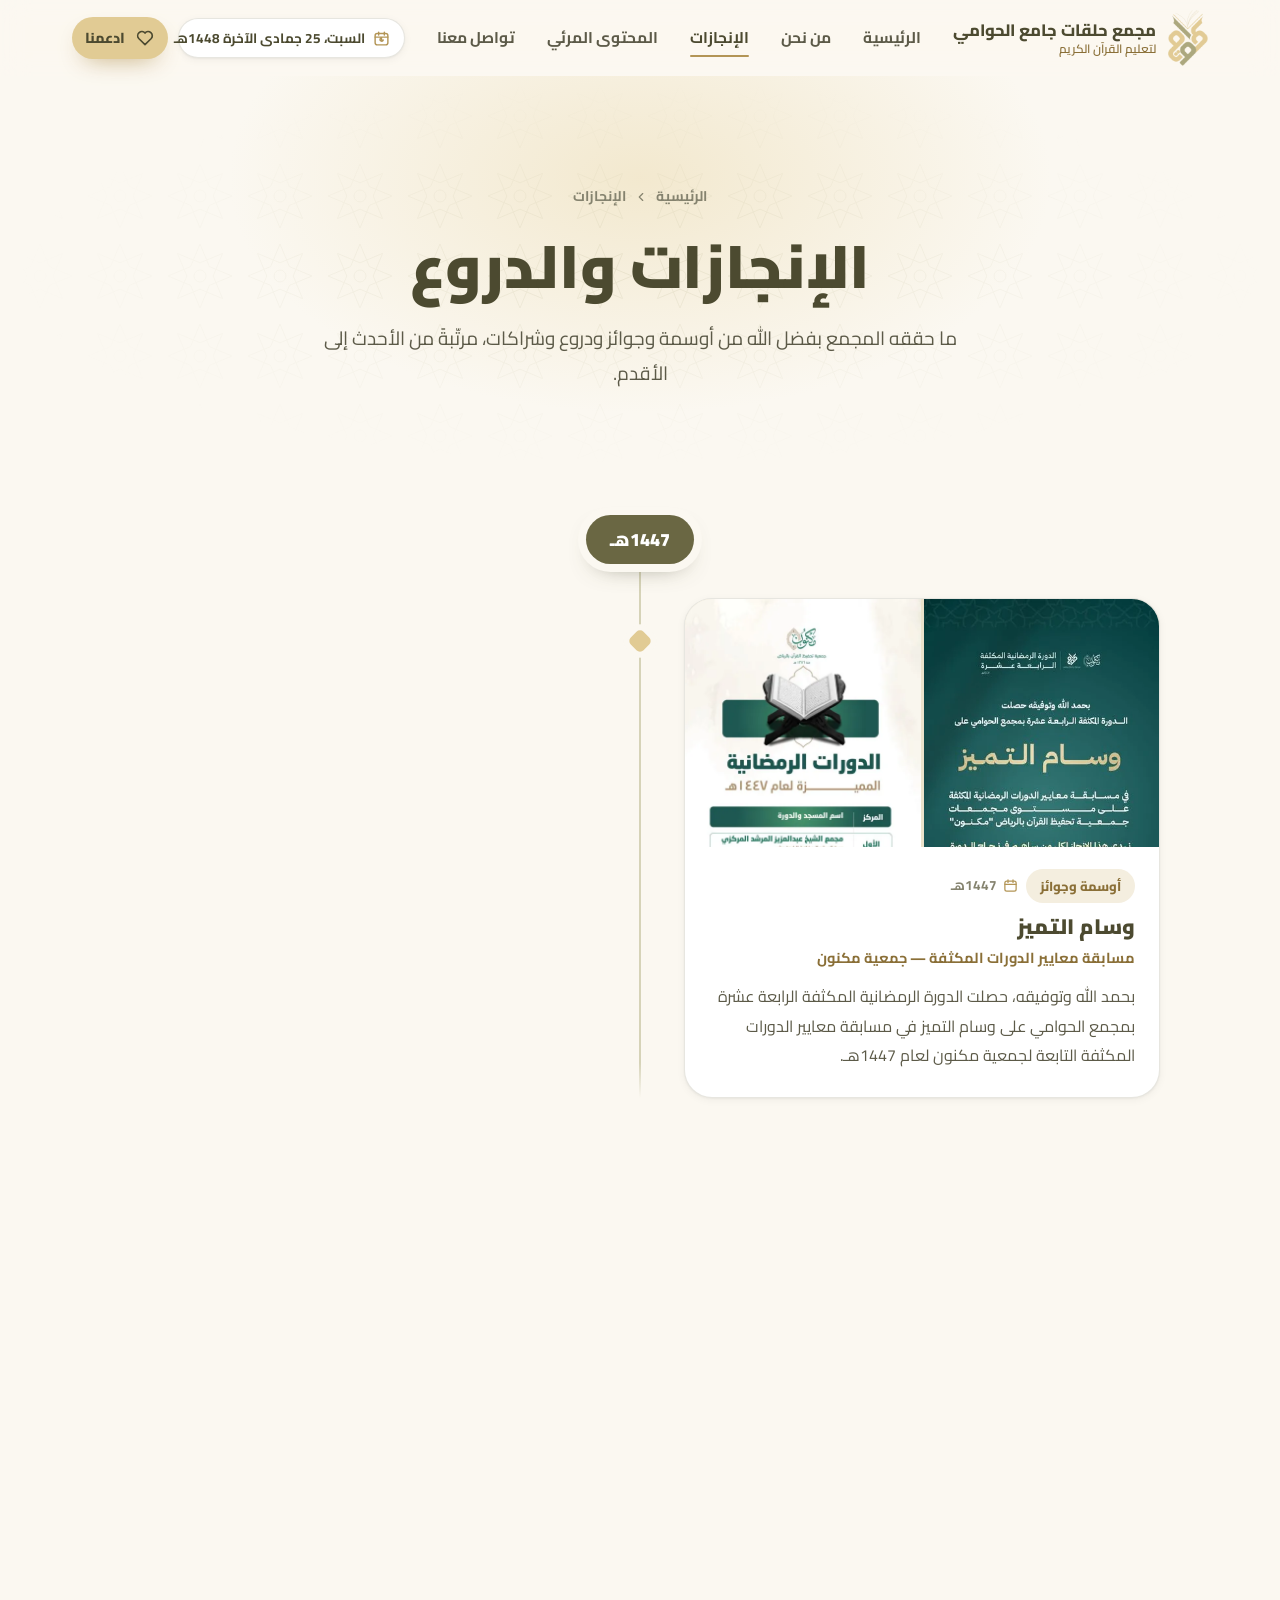
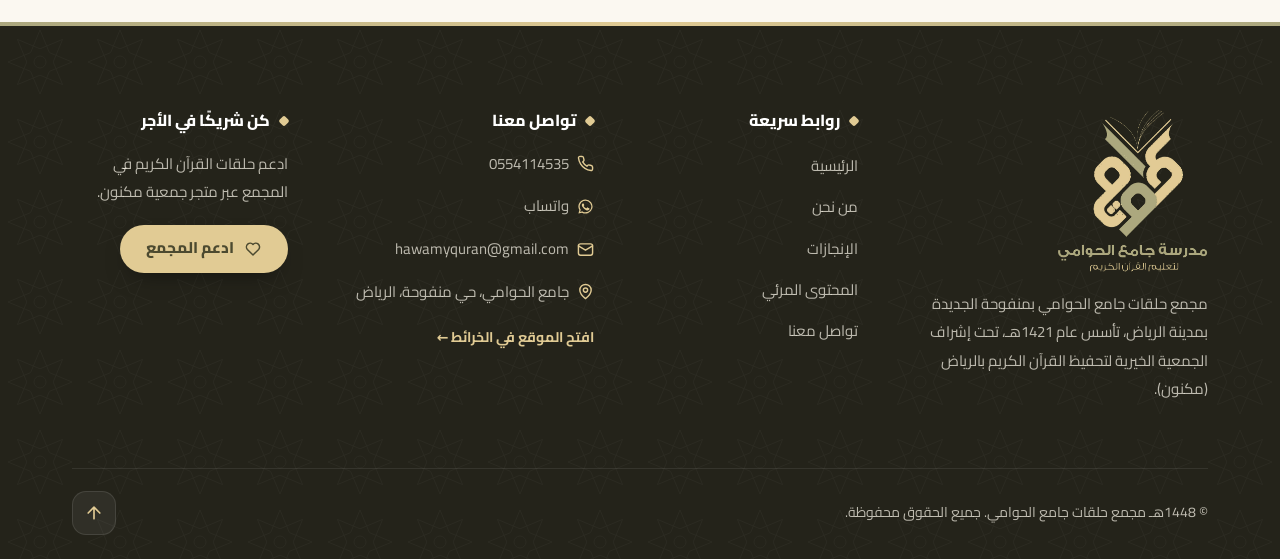
<file: achievements.html>
<!doctype html>
<html lang="ar" dir="rtl">
<head>
<meta charset="utf-8">
<meta name="viewport" content="width=device-width, initial-scale=1, viewport-fit=cover">
<meta http-equiv="Content-Security-Policy" content="default-src 'self'; script-src 'self'; style-src 'self'; img-src 'self' data: https://i.ytimg.com; font-src 'self'; frame-src https://www.youtube-nocookie.com; connect-src 'self'; media-src 'self'; object-src 'none'; base-uri 'self'; form-action 'none'; manifest-src 'self'; worker-src 'none'; upgrade-insecure-requests">
<meta name="referrer" content="strict-origin-when-cross-origin">
<meta http-equiv="X-Content-Type-Options" content="nosniff">
<title>الإنجازات | مجمع حلقات جامع الحوامي</title>
<meta name="description" content="إنجازات مجمع حلقات جامع الحوامي: الأوسمة والجوائز والدروع والشراكات التي حصل عليها المجمع عبر السنوات.">
<link rel="canonical" href="https://www.hawamy.org/achievements">
<meta name="theme-color" content="#fbf8f1">
<meta name="format-detection" content="telephone=no">
<meta name="apple-mobile-web-app-title" content="الحوامي">
<meta property="og:type" content="website">
<meta property="og:locale" content="ar_SA">
<meta property="og:site_name" content="مجمع حلقات جامع الحوامي">
<meta property="og:title" content="الإنجازات | مجمع حلقات جامع الحوامي">
<meta property="og:description" content="إنجازات مجمع حلقات جامع الحوامي: الأوسمة والجوائز والدروع والشراكات التي حصل عليها المجمع عبر السنوات.">
<meta property="og:url" content="https://www.hawamy.org/achievements">
<meta property="og:image" content="https://www.hawamy.org/assets/img/brand/og-image.jpg">
<meta property="og:image:width" content="1200">
<meta property="og:image:height" content="630">
<meta name="twitter:card" content="summary_large_image">
<link rel="icon" href="assets/img/brand/favicon.ico" sizes="any">
<link rel="icon" type="image/png" href="assets/img/brand/favicon.png">
<link rel="apple-touch-icon" href="assets/img/brand/apple-touch-icon.png">
<link rel="manifest" href="site.webmanifest">
<link rel="preload" href="assets/fonts/cairo-arabic-wght-normal.woff2" as="font" type="font/woff2" crossorigin>
<link rel="stylesheet" href="assets/css/main.css?v=6">
</head>
<body>
<a class="skip-link" href="#main">تخطَّ إلى المحتوى</a>
<div class="progress" aria-hidden="true"></div>
<header class="site-header">
  <div class="container header-inner">
    <a class="brand" href="./" aria-label="مجمع حلقات جامع الحوامي — الصفحة الرئيسية">
      <img src="assets/img/brand/logo-mark.webp" width="40" height="56" alt="">
      <span class="brand-text"><strong>مجمع حلقات جامع الحوامي</strong><span>لتعليم القرآن الكريم</span></span>
    </a>
    <nav class="main-nav" id="main-nav" aria-label="القائمة الرئيسية">
      <ul>
        <li><a href="./">الرئيسية</a></li>
        <li><a href="./#about">من نحن</a></li>
        <li><a href="achievements" aria-current="page">الإنجازات</a></li>
        <li><a href="media">المحتوى المرئي</a></li>
        <li><a href="#contact">تواصل معنا</a></li>
      </ul>
      <div class="nav-extra">
        <a class="btn btn-gold" href="https://store.maknon.org.sa/WGNYXn" target="_blank" rel="noopener noreferrer"><svg viewBox="0 0 24 24" fill="none" stroke="currentColor" stroke-width="2" stroke-linecap="round" stroke-linejoin="round" aria-hidden="true"><path d="M19.5 12.6 12 20l-7.5-7.4A4.9 4.9 0 0 1 12 6a4.9 4.9 0 0 1 7.5 6.6z"/></svg>ادعم المجمع</a>
        <a class="btn btn-ghost" href="tel:0554114535"><svg viewBox="0 0 24 24" fill="none" stroke="currentColor" stroke-width="2" stroke-linecap="round" stroke-linejoin="round" aria-hidden="true"><path d="M22 16.9v3a2 2 0 0 1-2.2 2 19.8 19.8 0 0 1-8.6-3.1 19.5 19.5 0 0 1-6-6A19.8 19.8 0 0 1 2.1 4.2 2 2 0 0 1 4.1 2h3a2 2 0 0 1 2 1.7c.1.9.4 1.8.7 2.7a2 2 0 0 1-.5 2.1L8 9.8a16 16 0 0 0 6 6l1.3-1.3a2 2 0 0 1 2.1-.4c.9.3 1.8.6 2.7.7a2 2 0 0 1 1.7 2z"/></svg>اتصل بنا</a>
      </div>
    </nav>
    <div class="header-tools">
      <div class="hijri" data-hijri aria-label="التاريخ الهجري اليوم"><svg viewBox="0 0 24 24" fill="none" stroke="currentColor" stroke-width="2" stroke-linecap="round" stroke-linejoin="round" aria-hidden="true"><rect x="3" y="5" width="18" height="16" rx="3"/><path d="M16 3v4M8 3v4M3 10h18"/><path d="M14.5 14.2a2.4 2.4 0 1 1-2.2-3.2 2 2 0 0 0 2.2 3.2z"/></svg><time><span class="hijri-full">التاريخ الهجري</span><span class="hijri-short">التاريخ الهجري</span></time></div>
      <a class="btn btn-sm btn-gold" href="https://store.maknon.org.sa/WGNYXn" target="_blank" rel="noopener noreferrer"><svg viewBox="0 0 24 24" fill="none" stroke="currentColor" stroke-width="2" stroke-linecap="round" stroke-linejoin="round" aria-hidden="true"><path d="M19.5 12.6 12 20l-7.5-7.4A4.9 4.9 0 0 1 12 6a4.9 4.9 0 0 1 7.5 6.6z"/></svg>ادعمنا</a>
      <button class="menu-toggle" type="button" aria-controls="main-nav" aria-expanded="false" aria-label="فتح القائمة"><span></span><span></span><span></span></button>
    </div>
  </div>
</header>

<main id="main">
  <section class="page-hero">
    <div class="pattern-bg" aria-hidden="true"></div>
    <div class="container">
      <nav class="crumbs" aria-label="مسار التنقل" data-reveal="fade"><a href="./">الرئيسية</a><svg viewBox="0 0 24 24" fill="none" stroke="currentColor" stroke-width="2" stroke-linecap="round" stroke-linejoin="round" aria-hidden="true"><path d="m15 18-6-6 6-6"/></svg><span aria-current="page">الإنجازات</span></nav>
      <h1 data-reveal>الإنجازات والدروع</h1>
      <p data-reveal>ما حققه المجمع بفضل الله من أوسمة وجوائز ودروع وشراكات، مرتّبةً من الأحدث إلى الأقدم.</p>
    </div>
  </section>

  <section class="section" id="list" aria-label="قائمة الإنجازات">
    <div class="container">
      <div class="filters" id="ach-filters" role="group" aria-label="تصفية حسب التصنيف"></div>
      <div id="achievements"></div>
      <div class="soon-card" data-reveal>
        <div class="ic"><svg viewBox="0 0 24 24" fill="none" stroke="currentColor" stroke-width="1.8" stroke-linecap="round" stroke-linejoin="round" aria-hidden="true"><path d="M6 9H4.5a2.5 2.5 0 0 1 0-5H6M18 9h1.5a2.5 2.5 0 0 0 0-5H18M4 22h16M10 14.7V17c0 .6-.5 1-1 1.2C7.8 18.8 7 20.2 7 22M14 14.7V17c0 .6.5 1 1 1.2 1.2.6 2 2 2 3.8M18 2H6v7a6 6 0 0 0 12 0z"/></svg></div>
        <h3>المزيد من الإنجازات قريبًا</h3>
        <p>نعمل على توثيق الدروع والتكريمات التي حصل عليها المجمع عبر مسيرته منذ عام 1421هـ.</p>
      </div>
    </div>
  </section>
</main>

<footer class="site-footer" id="contact">
  <div class="pattern-bg" aria-hidden="true"></div>
  <div class="container">
    <div class="footer-grid">
      <div class="footer-brand">
        <img src="assets/img/brand/logo-full.webp" width="150" height="164" alt="شعار مدرسة جامع الحوامي لتعليم القرآن الكريم" loading="lazy">
        <p>مجمع حلقات جامع الحوامي بمنفوحة الجديدة بمدينة الرياض، تأسس عام 1421هـ، تحت إشراف الجمعية الخيرية لتحفيظ القرآن الكريم بالرياض (مكنون).</p>
      </div>
      <div class="footer-col">
        <h4>روابط سريعة</h4>
        <ul>
          <li><a href="./">الرئيسية</a></li>
          <li><a href="./#about">من نحن</a></li>
          <li><a href="achievements">الإنجازات</a></li>
          <li><a href="media">المحتوى المرئي</a></li>
          <li><a href="#contact">تواصل معنا</a></li>
        </ul>
      </div>
      <div class="footer-col">
        <h4>تواصل معنا</h4>
        <ul>
          <li><a href="tel:0554114535"><svg viewBox="0 0 24 24" fill="none" stroke="currentColor" stroke-width="2" stroke-linecap="round" stroke-linejoin="round" aria-hidden="true"><path d="M22 16.9v3a2 2 0 0 1-2.2 2 19.8 19.8 0 0 1-8.6-3.1 19.5 19.5 0 0 1-6-6A19.8 19.8 0 0 1 2.1 4.2 2 2 0 0 1 4.1 2h3a2 2 0 0 1 2 1.7c.1.9.4 1.8.7 2.7a2 2 0 0 1-.5 2.1L8 9.8a16 16 0 0 0 6 6l1.3-1.3a2 2 0 0 1 2.1-.4c.9.3 1.8.6 2.7.7a2 2 0 0 1 1.7 2z"/></svg><span class="ltr">0554114535</span></a></li>
          <li><a href="https://wa.me/966554114535" target="_blank" rel="noopener noreferrer"><svg viewBox="0 0 24 24" fill="currentColor" aria-hidden="true"><path d="M12 2a10 10 0 0 0-8.6 15.1L2 22l5-1.3A10 10 0 1 0 12 2zm0 18.2a8.2 8.2 0 0 1-4.2-1.2l-.3-.2-3 .8.8-2.9-.2-.3A8.2 8.2 0 1 1 12 20.2zm4.5-6.1c-.2-.1-1.5-.7-1.7-.8-.2-.1-.4-.1-.6.1l-.8 1c-.1.2-.3.2-.5.1a6.7 6.7 0 0 1-3.3-2.9c-.3-.4.3-.4.7-1.4.1-.2 0-.3 0-.4l-.8-1.8c-.2-.5-.4-.4-.6-.4h-.5a1 1 0 0 0-.7.3 3 3 0 0 0-.9 2.2 5.1 5.1 0 0 0 1.1 2.7 11.7 11.7 0 0 0 4.5 4c1.7.7 2.3.8 3.2.6a2.7 2.7 0 0 0 1.8-1.2 2.2 2.2 0 0 0 .2-1.3c-.1-.1-.3-.2-.5-.3z"/></svg>واتساب</a></li>
          <li><a href="mailto:hawamyquran@gmail.com"><svg viewBox="0 0 24 24" fill="none" stroke="currentColor" stroke-width="2" stroke-linecap="round" stroke-linejoin="round" aria-hidden="true"><rect x="2" y="4" width="20" height="16" rx="3"/><path d="m22 7-10 6L2 7"/></svg><span class="ltr">hawamyquran@gmail.com</span></a></li>
          <li><a href="https://maps.app.goo.gl/iginD6j2pFPySs9SA" target="_blank" rel="noopener noreferrer"><svg viewBox="0 0 24 24" fill="none" stroke="currentColor" stroke-width="2" stroke-linecap="round" stroke-linejoin="round" aria-hidden="true"><path d="M20 10c0 6-8 12-8 12S4 16 4 10a8 8 0 0 1 16 0z"/><circle cx="12" cy="10" r="3"/></svg>جامع الحوامي، حي منفوحة، الرياض</a></li>
          <li><a class="map-link" href="https://maps.app.goo.gl/iginD6j2pFPySs9SA" target="_blank" rel="noopener noreferrer">افتح الموقع في الخرائط ←</a></li>
        </ul>
      </div>
      <div class="footer-col">
        <h4>كن شريكًا في الأجر</h4>
        <p>ادعم حلقات القرآن الكريم في المجمع عبر متجر جمعية مكنون.</p>
        <a class="btn btn-gold btn-sm" href="https://store.maknon.org.sa/WGNYXn" target="_blank" rel="noopener noreferrer"><svg viewBox="0 0 24 24" fill="none" stroke="currentColor" stroke-width="2" stroke-linecap="round" stroke-linejoin="round" aria-hidden="true"><path d="M19.5 12.6 12 20l-7.5-7.4A4.9 4.9 0 0 1 12 6a4.9 4.9 0 0 1 7.5 6.6z"/></svg>ادعم المجمع</a>
      </div>
    </div>
    <div class="footer-bottom">
      <p>© <span data-hijri-year>1448</span>هـ مجمع حلقات جامع الحوامي. جميع الحقوق محفوظة.</p>
      <button class="to-top" type="button" data-to-top aria-label="العودة إلى الأعلى"><svg viewBox="0 0 24 24" fill="none" stroke="currentColor" stroke-width="2" stroke-linecap="round" stroke-linejoin="round" aria-hidden="true"><path d="M12 19V5M5 12l7-7 7 7"/></svg></button>
    </div>
  </div>
</footer>
<script src="assets/js/main.js?v=6" defer></script>
<script src="data/achievements.js?v=6" defer></script>
<script src="assets/js/achievements.js?v=6" defer></script>
</body>
</html>
</file>
<file: assets/css/main.css>
/* =========================================================
   مجمع حلقات جامع الحوامي — التصميم الرئيسي
   الهوية: ذهبي #E1CB94 + زيتوني #ABA77E — خط Cairo
   ========================================================= */

/* ---------- الخط (مستضاف محليًا) ---------- */
@font-face {
  font-family: "Cairo";
  font-style: normal;
  font-display: swap;
  font-weight: 200 1000;
  src: url("../fonts/cairo-arabic-wght-normal.woff2") format("woff2");
  unicode-range: U+0600-06FF, U+0750-077F, U+0870-088E, U+0890-0891, U+0897-08E1, U+08E3-08FF, U+200C-200E, U+2010-2011, U+204F, U+2E41, U+FB50-FDFF, U+FE70-FE74, U+FE76-FEFC;
}
@font-face {
  font-family: "Cairo";
  font-style: normal;
  font-display: swap;
  font-weight: 200 1000;
  src: url("../fonts/cairo-latin-wght-normal.woff2") format("woff2");
  unicode-range: U+0000-00FF, U+0131, U+0152-0153, U+02BB-02BC, U+02C6, U+02DA, U+02DC, U+0304, U+0308, U+0329, U+2000-206F, U+20AC, U+2122, U+2191, U+2193, U+2212, U+2215, U+FEFF, U+FFFD;
}

/* ---------- المتغيرات ---------- */
:root {
  --gold: #e1cb94;
  --gold-soft: #efe2c0;
  --gold-deep: #b39556;
  --gold-text: #8a6f37;
  --olive: #aba77e;
  --olive-soft: #d6d3b8;
  --olive-deep: #6a6743;
  --olive-ink: #4c4a30;

  --cream: #fbf8f1;
  --sand: #f4eedf;
  --sand-2: #ebe2cb;
  --paper: #ffffff;
  --ink: #2c2b20;
  --ink-soft: #5c5a48;
  --ink-mute: #85836f;
  --night: #24231a;
  --night-2: #2f2e23;
  --line: rgba(106, 103, 67, 0.16);

  --radius-sm: 10px;
  --radius: 18px;
  --radius-lg: 28px;
  --shadow-sm: 0 1px 2px rgba(44, 43, 32, .05), 0 2px 8px rgba(44, 43, 32, .05);
  --shadow: 0 2px 6px rgba(44, 43, 32, .04), 0 14px 38px -12px rgba(76, 74, 48, .22);
  --shadow-lg: 0 30px 80px -24px rgba(76, 74, 48, .38);

  --container: 1200px;
  --gutter: clamp(16px, 4vw, 32px);
  --header-h: 76px;
  --ease: cubic-bezier(.22, .8, .24, 1);
  --ease-spring: cubic-bezier(.34, 1.4, .5, 1);

  --safe-top: env(safe-area-inset-top, 0px);
  --safe-bottom: env(safe-area-inset-bottom, 0px);
  --safe-left: env(safe-area-inset-left, 0px);
  --safe-right: env(safe-area-inset-right, 0px);

  color-scheme: light;
}

/* انتقال سلس بين الصفحات (المتصفحات الداعمة) */
@view-transition { navigation: auto; }
::view-transition-old(root) { animation: vt-out .28s var(--ease) both; }
::view-transition-new(root) { animation: vt-in .42s var(--ease) both; }
@keyframes vt-out { to { opacity: 0; transform: translateY(-8px); } }
@keyframes vt-in { from { opacity: 0; transform: translateY(10px); } }

/* ---------- الأساسيات ---------- */
*, *::before, *::after { box-sizing: border-box; }
html {
  overflow-x: clip;
  -webkit-text-size-adjust: 100%;
  text-size-adjust: 100%;
  scroll-behavior: smooth;
  scroll-padding-top: calc(var(--header-h) + 12px);
}
body {
  margin: 0;
  font-family: "Cairo", system-ui, -apple-system, "Segoe UI", Tahoma, sans-serif;
  font-size: 17px;
  line-height: 1.85;
  color: var(--ink);
  background: var(--cream);
  -webkit-font-smoothing: antialiased;
  -moz-osx-font-smoothing: grayscale;
  text-rendering: optimizeLegibility;
  overflow-x: hidden;
  -webkit-tap-highlight-color: transparent;
}
body.no-scroll { overflow: hidden; }
img, svg, video { display: block; max-width: 100%; }
img {
  height: auto;
  -webkit-user-drag: none;
  user-select: none;
  -webkit-user-select: none;
  -webkit-touch-callout: none;
}
a { color: inherit; text-decoration: none; }
button { font: inherit; color: inherit; cursor: pointer; border: 0; background: none; padding: 0; }
h1, h2, h3, h4 { margin: 0; line-height: 1.35; font-weight: 800; letter-spacing: 0; }
p { margin: 0; }
ul { margin: 0; padding: 0; list-style: none; }
::selection { background: var(--gold); color: var(--ink); }
:focus-visible { outline: 3px solid var(--gold-deep); outline-offset: 3px; border-radius: 6px; }

.container { width: 100%; max-width: var(--container); margin-inline: auto; padding-inline: max(var(--gutter), var(--safe-right)) max(var(--gutter), var(--safe-left)); }
[hidden] { display: none !important; }
.sr-only { position: absolute !important; width: 1px; height: 1px; overflow: hidden; clip: rect(0 0 0 0); white-space: nowrap; }
.skip-link { position: fixed; top: -100px; right: 16px; z-index: 999; background: var(--olive-deep); color: #fff; padding: 10px 18px; border-radius: 10px; transition: top .2s; }
.skip-link:focus { top: calc(12px + var(--safe-top)); }

/* ---------- الزخرفة الإسلامية ---------- */
.pattern-bg {
  background-image: url("data:image/svg+xml,%3Csvg xmlns='http://www.w3.org/2000/svg' width='80' height='80' viewBox='0 0 80 80'%3E%3Cg fill='none' stroke='%23aba77e' stroke-width='1' opacity='.55'%3E%3Cpath d='M40 8l9.4 22.6L72 40l-22.6 9.4L40 72l-9.4-22.6L8 40l22.6-9.4z'/%3E%3Cpath d='M17.4 17.4L40 26.8l22.6-9.4-9.4 22.6 9.4 22.6L40 53.2l-22.6 9.4 9.4-22.6z'/%3E%3Ccircle cx='40' cy='40' r='6'/%3E%3C/g%3E%3C/svg%3E");
  background-size: 80px 80px;
}

/* ---------- شريط التقدم ---------- */
.progress {
  position: fixed; inset: 0 0 auto 0; height: 3px; z-index: 120;
  background: linear-gradient(90deg, var(--olive), var(--gold));
  transform-origin: right; transform: scaleX(0);
  pointer-events: none;
}

/* ---------- الهيدر ---------- */
.site-header {
  position: sticky; top: 0; z-index: 100;
  padding-top: var(--safe-top);
  transition: background-color .35s var(--ease), box-shadow .35s var(--ease), backdrop-filter .35s;
}
.site-header::before {
  content: ""; position: absolute; inset: 0; z-index: -1;
  background: rgba(251, 248, 241, .78);
  -webkit-backdrop-filter: saturate(1.4) blur(14px);
  backdrop-filter: saturate(1.4) blur(14px);
  border-bottom: 1px solid transparent;
  transition: border-color .35s, background-color .35s;
}
.site-header.is-scrolled::before { background: rgba(251, 248, 241, .9); border-bottom-color: var(--line); }
.site-header.is-scrolled { box-shadow: 0 10px 30px -18px rgba(76, 74, 48, .35); }
.header-inner { display: flex; align-items: center; gap: 18px; height: var(--header-h); transition: height .35s var(--ease); }
.site-header.is-scrolled .header-inner { height: 64px; }

.brand { display: flex; align-items: center; gap: 12px; flex-shrink: 0; }
.brand img { width: 40px; height: auto; transition: transform .5s var(--ease-spring), width .35s var(--ease); }
.brand:hover img { transform: rotate(-6deg) scale(1.06); }
.site-header.is-scrolled .brand img { width: 34px; }
.brand-text { display: flex; flex-direction: column; line-height: 1.25; }
.brand-text strong { font-size: 16.5px; font-weight: 800; color: var(--olive-ink); }
.brand-text span { font-size: 12px; color: var(--gold-text); font-weight: 600; }

.main-nav { margin-inline-start: auto; }
.main-nav ul { display: flex; gap: 4px; }
.main-nav a {
  position: relative; display: block; padding: 8px 14px; border-radius: 999px;
  font-size: 15.5px; font-weight: 700; color: var(--ink-soft); white-space: nowrap;
  transition: color .25s, background-color .25s;
}
.main-nav a::after {
  content: ""; position: absolute; inset-inline: 14px; bottom: 3px; height: 2px; border-radius: 2px;
  background: var(--gold-deep); transform: scaleX(0); transition: transform .35s var(--ease);
}
.main-nav a:hover { color: var(--olive-ink); background: rgba(225, 203, 148, .22); }
.main-nav a[aria-current="page"] { color: var(--olive-ink); }
.main-nav a[aria-current="page"]::after { transform: scaleX(1); }

.header-tools { display: flex; align-items: center; gap: 10px; }
.hijri {
  display: inline-flex; align-items: center; gap: 8px;
  padding: 7px 14px 7px 12px; border-radius: 999px;
  background: var(--paper); border: 1px solid var(--line);
  font-size: 13.5px; font-weight: 700; color: var(--olive-ink); white-space: nowrap;
  box-shadow: var(--shadow-sm);
}
.hijri svg { width: 17px; height: 17px; color: var(--gold-deep); flex-shrink: 0; }
.hijri .hijri-short { display: none; }

.menu-toggle {
  display: none; width: 46px; height: 46px; border-radius: 14px;
  background: var(--paper); border: 1px solid var(--line); box-shadow: var(--shadow-sm);
  position: relative;
}
.menu-toggle span {
  position: absolute; left: 13px; right: 13px; height: 2px; border-radius: 2px; background: var(--olive-ink);
  transition: transform .4s var(--ease), opacity .25s, top .4s var(--ease);
}
.menu-toggle span:nth-child(1) { top: 16px; }
.menu-toggle span:nth-child(2) { top: 22px; }
.menu-toggle span:nth-child(3) { top: 28px; }
.menu-open .menu-toggle span:nth-child(1) { top: 22px; transform: rotate(45deg); }
.menu-open .menu-toggle span:nth-child(2) { opacity: 0; transform: scaleX(.2); }
.menu-open .menu-toggle span:nth-child(3) { top: 22px; transform: rotate(-45deg); }

/* ---------- الأزرار ---------- */
.btn {
  --bg: var(--olive-deep); --fg: #fff;
  position: relative; display: inline-flex; align-items: center; justify-content: center; gap: 10px;
  min-height: 50px; padding: 12px 26px; border-radius: 999px;
  background: var(--bg); color: var(--fg);
  font-size: 16px; font-weight: 800; line-height: 1.2; white-space: nowrap;
  overflow: hidden; isolation: isolate;
  transition: transform .35s var(--ease-spring), box-shadow .35s var(--ease), background-color .3s;
  box-shadow: 0 10px 24px -12px rgba(76, 74, 48, .7);
}
.btn::before {
  content: ""; position: absolute; inset: 0; z-index: -1;
  background: linear-gradient(110deg, transparent 30%, rgba(255, 255, 255, .28) 50%, transparent 70%);
  transform: translateX(120%); transition: transform .8s var(--ease);
}
.btn:hover { transform: translateY(-2px); box-shadow: 0 16px 34px -14px rgba(76, 74, 48, .8); }
.btn:hover::before { transform: translateX(-120%); }
.btn:active { transform: translateY(0) scale(.98); }
.btn svg { width: 20px; height: 20px; flex-shrink: 0; transition: transform .35s var(--ease); }
.btn:hover svg.arrow { transform: translateX(-4px); }
.btn-gold { --bg: var(--gold); --fg: var(--olive-ink); box-shadow: 0 10px 24px -12px rgba(179, 149, 86, .9); }
.btn-ghost { --bg: transparent; --fg: var(--olive-ink); box-shadow: inset 0 0 0 1.5px var(--olive); }
.btn-ghost:hover { --bg: rgba(171, 167, 126, .14); box-shadow: inset 0 0 0 1.5px var(--olive-deep); }
.btn-light { --bg: rgba(255, 255, 255, .1); --fg: #fff; box-shadow: inset 0 0 0 1.5px rgba(255, 255, 255, .35); }
.btn-light:hover { --bg: rgba(255, 255, 255, .18); }
.btn-sm { min-height: 42px; padding: 8px 18px; font-size: 14.5px; }

/* ---------- العناوين العامة للأقسام ---------- */
.section { position: relative; padding-block: clamp(72px, 10vw, 128px); }
.section-head { max-width: 720px; margin-bottom: clamp(36px, 5vw, 56px); }
.section-head.center { margin-inline: auto; text-align: center; }
.eyebrow {
  display: inline-flex; align-items: center; gap: 10px;
  font-size: 14px; font-weight: 800; color: var(--gold-text); letter-spacing: 0;
  margin-bottom: 14px;
}
.eyebrow::before, .section-head.center .eyebrow::after {
  content: ""; width: 26px; height: 2px; border-radius: 2px; background: currentColor; opacity: .6;
}
.section-title { font-size: clamp(28px, 4.2vw, 44px); font-weight: 900; color: var(--olive-ink); }
.section-title .accent { color: var(--gold-deep); }
.section-lead { margin-top: 16px; font-size: clamp(16.5px, 1.6vw, 18.5px); color: var(--ink-soft); }

/* ---------- الهيرو الرئيسي ---------- */
.hero {
  position: relative; overflow: hidden; isolation: isolate;
  min-height: min(calc(100svh - var(--header-h)), 900px);
  display: flex; align-items: center;
  padding-block: clamp(48px, 8vw, 96px) clamp(80px, 10vw, 120px);
}
.hero-bg { position: absolute; inset: 0; z-index: -1; pointer-events: none; }
.hero-bg .blob {
  position: absolute; border-radius: 50%; filter: blur(70px); opacity: .55;
  animation: drift 22s ease-in-out infinite alternate;
}
.hero-bg .blob.b1 { width: 46vmax; height: 46vmax; background: radial-gradient(circle, var(--gold-soft), transparent 70%); top: -18vmax; left: -12vmax; }
.hero-bg .blob.b2 { width: 38vmax; height: 38vmax; background: radial-gradient(circle, var(--olive-soft), transparent 70%); bottom: -16vmax; right: -10vmax; animation-delay: -8s; }
.hero-bg .pattern-bg {
  position: absolute; inset: 0; opacity: .32;
  -webkit-mask-image: radial-gradient(ellipse at 30% 50%, #000 0%, transparent 70%);
  mask-image: radial-gradient(ellipse at 30% 50%, #000 0%, transparent 70%);
}
#particles { position: absolute; inset: 0; width: 100%; height: 100%; }
@keyframes drift {
  0% { transform: translate(0, 0) scale(1); }
  100% { transform: translate(6vmax, 4vmax) scale(1.12); }
}

.hero-grid { display: grid; grid-template-columns: 1.1fr .9fr; align-items: center; gap: clamp(32px, 5vw, 72px); width: 100%; }
.hero-badge {
  display: inline-flex; align-items: center; gap: 10px;
  padding: 6px 8px 6px 16px; border-radius: 999px;
  background: rgba(255, 255, 255, .75); border: 1px solid var(--line);
  font-size: 14px; font-weight: 700; color: var(--olive-ink);
  box-shadow: var(--shadow-sm); margin-bottom: 22px;
}
.hero-badge b { background: var(--gold); color: var(--olive-ink); padding: 3px 12px; border-radius: 999px; font-weight: 800; }
.hero h1 {
  font-size: clamp(36px, 6.4vw, 72px); font-weight: 900; line-height: 1.22; color: var(--olive-ink);
}
.hero h1 .line { display: block; overflow: hidden; padding-block: .04em; }
.hero h1 .line > span { display: inline-block; }
.hero h1 .gold {
  background: linear-gradient(100deg, var(--gold-deep) 0%, #d4b56f 45%, var(--gold-deep) 90%);
  background-size: 200% 100%;
  -webkit-background-clip: text; background-clip: text; color: transparent;
  animation: shimmer 6s linear infinite;
}
@keyframes shimmer { to { background-position: -200% 0; } }
.hero-sub { margin-top: 18px; font-size: clamp(17px, 2vw, 21px); color: var(--ink-soft); max-width: 560px; }
.hero-actions { display: flex; flex-wrap: wrap; gap: 14px; margin-top: 34px; }
.hero-hadith {
  margin-top: 40px; display: flex; align-items: center; gap: 14px;
  font-size: 15px; color: var(--ink-soft);
}
.hero-hadith q { font-weight: 800; color: var(--olive-ink); quotes: "«" "»"; }
.hero-hadith::before { content: ""; width: 40px; height: 1.5px; background: var(--gold-deep); flex-shrink: 0; }

.hero-visual { position: relative; display: grid; place-items: center; aspect-ratio: 1; max-width: 520px; width: 100%; margin-inline: auto; }
/* هالة نورانية هادئة: حلقات تتسع ببطء + مدار خفيف */
.aura { position: absolute; inset: 0; width: 100%; height: 100%; overflow: visible; }
.aura .ring {
  fill: none; stroke: var(--gold-deep); stroke-width: 1;
  transform-box: view-box; transform-origin: 50% 50%;
  opacity: 0; animation: ripple 12s cubic-bezier(.25, .6, .3, 1) infinite;
}
.aura .ring:nth-of-type(2) { animation-delay: -3s; }
.aura .ring:nth-of-type(3) { animation-delay: -6s; }
.aura .ring:nth-of-type(4) { animation-delay: -9s; }
@keyframes ripple {
  0% { transform: scale(.7); opacity: 0; }
  15% { opacity: .45; }
  100% { transform: scale(1.6); opacity: 0; }
}
.aura .orbit { transform-box: view-box; transform-origin: 50% 50%; animation: spin 120s linear infinite; }
.aura .orbit.rev { animation-duration: 160s; animation-direction: reverse; }
.aura .track { fill: none; stroke: var(--olive); stroke-width: 1; stroke-dasharray: 1 9; stroke-linecap: round; opacity: .55; }
.aura .track.faint { opacity: .3; stroke-dasharray: none; }
.aura .bead { fill: var(--gold-deep); opacity: .7; }
.aura .bead.sm { opacity: .5; }
@keyframes spin { to { transform: rotate(360deg); } }
.hero-visual .halo {
  position: absolute; inset: 18%; border-radius: 50%;
  background: radial-gradient(circle, rgba(255, 255, 255, .95) 0%, rgba(255, 255, 255, .6) 50%, transparent 72%);
}
.hero-logo { position: relative; width: 48%; animation: float 7s ease-in-out infinite; filter: drop-shadow(0 24px 30px rgba(106, 103, 67, .22)); }
@keyframes float { 0%, 100% { transform: translateY(0); } 50% { transform: translateY(-12px); } }

.scroll-cue {
  position: absolute; bottom: 22px; left: 50%; transform: translateX(-50%);
  display: flex; flex-direction: column; align-items: center; gap: 8px;
  font-size: 12.5px; font-weight: 700; color: var(--ink-mute);
}
.scroll-cue .mouse { width: 24px; height: 38px; border-radius: 14px; border: 2px solid var(--olive); position: relative; }
.scroll-cue .mouse::after {
  content: ""; position: absolute; top: 7px; left: 50%; width: 4px; height: 8px; margin-left: -2px; border-radius: 4px;
  background: var(--gold-deep); animation: wheel 1.8s var(--ease) infinite;
}
@keyframes wheel { 0% { opacity: 0; transform: translateY(-3px); } 30% { opacity: 1; } 100% { opacity: 0; transform: translateY(12px); } }

/* ---------- شريط الإحصاءات ---------- */
.stats-wrap { position: relative; z-index: 2; margin-top: -64px; }
.stats {
  display: grid; grid-template-columns: repeat(4, 1fr);
  background: var(--paper); border-radius: var(--radius-lg); box-shadow: var(--shadow-lg);
  border: 1px solid var(--line); overflow: hidden;
}
.stat { position: relative; padding: clamp(22px, 3vw, 34px) 18px; text-align: center; }
.stat + .stat::before {
  content: ""; position: absolute; inset-block: 26%; right: 0; width: 1px; background: var(--line);
}
.stat-icon { width: 46px; height: 46px; margin: 0 auto 10px; display: grid; place-items: center; border-radius: 14px; background: var(--sand); color: var(--gold-deep); }
.stat-icon svg { width: 24px; height: 24px; }
.stat-num { font-size: clamp(30px, 3.6vw, 42px); font-weight: 900; line-height: 1.1; color: var(--olive-ink); font-variant-numeric: tabular-nums; }
.stat-num small { font-size: .55em; font-weight: 800; color: var(--gold-deep); margin-inline-start: 2px; }
.stat-label { margin-top: 6px; font-size: 15px; font-weight: 700; color: var(--ink-mute); }

/* ---------- من نحن ---------- */
.about-grid { display: grid; grid-template-columns: 1fr 1fr; gap: clamp(32px, 6vw, 88px); align-items: center; }
.about-text p + p { margin-top: 16px; }
.about-text p { color: var(--ink-soft); font-size: 17.5px; }
.about-text strong { color: var(--olive-ink); }
.about-facts { display: grid; grid-template-columns: 1fr 1fr; gap: 14px; margin-top: 30px; }
.fact {
  display: flex; align-items: center; gap: 12px; padding: 14px 16px; border-radius: var(--radius);
  background: var(--paper); border: 1px solid var(--line);
  transition: transform .4s var(--ease), box-shadow .4s var(--ease), border-color .3s;
}
.fact:hover { transform: translateY(-3px); box-shadow: var(--shadow); border-color: rgba(179, 149, 86, .35); }
.fact-icon { width: 42px; height: 42px; display: grid; place-items: center; flex-shrink: 0; border-radius: 12px; background: linear-gradient(140deg, var(--gold-soft), var(--sand)); color: var(--gold-text); }
.fact-icon svg { width: 22px; height: 22px; }
.fact span { display: block; font-size: 13px; color: var(--ink-mute); font-weight: 700; line-height: 1.4; }
.fact b { display: block; font-size: 15.5px; color: var(--olive-ink); font-weight: 800; line-height: 1.5; }

.about-visual { position: relative; }
.frame {
  position: relative; border-radius: var(--radius-lg); overflow: hidden; aspect-ratio: 4 / 4.4;
  background: linear-gradient(160deg, var(--olive-deep), var(--olive-ink));
  box-shadow: var(--shadow-lg); isolation: isolate;
  display: grid; place-items: center;
}
.frame .pattern-bg { position: absolute; inset: 0; opacity: .25; filter: brightness(1.8); }
.frame::after { content: ""; position: absolute; inset: 14px; border-radius: calc(var(--radius-lg) - 8px); border: 1px solid rgba(225, 203, 148, .35); pointer-events: none; }
.frame-logo { position: relative; width: 46%; margin-top: -22%; filter: drop-shadow(0 18px 24px rgba(0, 0, 0, .25)); }
.frame-quote {
  position: absolute; inset-inline: 26px; bottom: 26px; padding: 18px 20px; border-radius: var(--radius);
  background: rgba(36, 35, 26, .45); -webkit-backdrop-filter: blur(10px); backdrop-filter: blur(10px);
  color: #fff; font-size: 15px; line-height: 1.8; border: 1px solid rgba(255, 255, 255, .12);
}
.frame-quote b { color: var(--gold); }
.about-chip {
  position: absolute; top: 28px; left: -18px; padding: 14px 18px; border-radius: var(--radius);
  background: var(--paper); box-shadow: var(--shadow); display: flex; align-items: center; gap: 12px;
  animation: float 8s ease-in-out infinite;
}
.about-chip b { font-size: 26px; font-weight: 900; color: var(--olive-ink); line-height: 1; }
.about-chip span { font-size: 13px; font-weight: 700; color: var(--ink-mute); line-height: 1.4; }

/* ---------- الرؤية والرسالة ---------- */
.vm { background: var(--sand); overflow: hidden; }
.vm .pattern-bg { position: absolute; inset: 0; opacity: .22; pointer-events: none; }
.vm-grid { position: relative; display: grid; grid-template-columns: 1fr 1fr; gap: clamp(18px, 3vw, 28px); }
.vm-card {
  position: relative; padding: clamp(28px, 4vw, 44px); border-radius: var(--radius-lg);
  background: var(--paper); border: 1px solid var(--line); overflow: hidden; isolation: isolate;
  transition: transform .5s var(--ease), box-shadow .5s var(--ease);
}
.vm-card:hover { transform: translateY(-6px); box-shadow: var(--shadow-lg); }
.vm-card::before {
  content: ""; position: absolute; width: 220px; height: 220px; top: -90px; left: -90px; border-radius: 50%; z-index: -1;
  background: radial-gradient(circle, var(--gold-soft), transparent 70%); transition: transform .8s var(--ease);
}
.vm-card:hover::before { transform: scale(1.5); }
.vm-icon { width: 60px; height: 60px; border-radius: 18px; display: grid; place-items: center; margin-bottom: 20px; background: var(--olive-deep); color: var(--gold); box-shadow: 0 12px 24px -12px rgba(76, 74, 48, .8); }
.vm-icon svg { width: 30px; height: 30px; }
.vm-card h3 { font-size: 24px; font-weight: 900; color: var(--olive-ink); margin-bottom: 10px; }
.vm-card p { font-size: 18px; color: var(--ink-soft); line-height: 1.9; }

/* ---------- لماذا الحوامي ---------- */
.why { background: var(--night); color: #f3efe2; overflow: hidden; isolation: isolate; }
.why .pattern-bg { position: absolute; inset: 0; opacity: .09; z-index: -1; filter: brightness(2); }
.why::after {
  content: ""; position: absolute; z-index: -1; width: 60vmax; height: 60vmax; top: -30vmax; right: -20vmax; border-radius: 50%;
  background: radial-gradient(circle, rgba(225, 203, 148, .16), transparent 65%);
}
.why .eyebrow { color: var(--gold); }
.why .section-title { color: #fff; }
.why-grid { display: grid; grid-template-columns: .9fr 1.1fr; gap: clamp(32px, 6vw, 80px); align-items: center; }
.why-text { font-size: clamp(18px, 2vw, 21px); line-height: 2.05; color: rgba(243, 239, 226, .86); }
.why-text .hl { color: var(--gold); font-weight: 800; }
.why-points { display: grid; gap: 14px; margin-top: 32px; }
.why-point {
  display: flex; gap: 16px; align-items: flex-start; padding: 18px 20px; border-radius: var(--radius);
  background: rgba(255, 255, 255, .04); border: 1px solid rgba(255, 255, 255, .08);
  transition: background-color .35s, border-color .35s, transform .45s var(--ease);
}
.why-point:hover { background: rgba(225, 203, 148, .08); border-color: rgba(225, 203, 148, .3); transform: translateX(-6px); }
.why-point .n { flex-shrink: 0; width: 40px; height: 40px; border-radius: 12px; display: grid; place-items: center; background: var(--gold); color: var(--night); font-weight: 900; }
.why-point h4 { font-size: 17px; color: #fff; font-weight: 800; }
.why-point p { font-size: 15px; color: rgba(243, 239, 226, .7); line-height: 1.75; }

/* ---------- الإنجاز المميز (في الرئيسية) ---------- */
.feature-card {
  display: grid; grid-template-columns: 1fr 1.1fr; border-radius: var(--radius-lg); overflow: hidden;
  background: var(--paper); border: 1px solid var(--line); box-shadow: var(--shadow);
}
.feature-media {
  position: relative; background: linear-gradient(160deg, #1f4b42, #16362f); display: grid; place-items: center; padding: 34px; min-height: 360px; isolation: isolate; overflow: hidden;
}
.feature-media::before { content: ""; position: absolute; inset: 0; background: radial-gradient(circle at 50% 40%, rgba(225, 203, 148, .28), transparent 60%); z-index: -1; }
.feature-media img {
  width: auto; max-height: 420px; border-radius: 14px; box-shadow: 0 30px 60px -20px rgba(0, 0, 0, .6);
  transition: transform .7s var(--ease);
  cursor: zoom-in;
}
.feature-card:hover .feature-media img { transform: scale(1.03) rotate(-1deg); }
.feature-body { padding: clamp(28px, 4vw, 52px); display: flex; flex-direction: column; justify-content: center; }
.tag {
  display: inline-flex; align-items: center; gap: 6px; padding: 5px 14px; border-radius: 999px;
  background: var(--sand); color: var(--gold-text); font-size: 13px; font-weight: 800; width: fit-content;
}
.feature-body h3 { margin-top: 16px; font-size: clamp(24px, 3vw, 34px); font-weight: 900; color: var(--olive-ink); }
.feature-body p { margin-top: 12px; color: var(--ink-soft); font-size: 17px; }
.feature-body .btn { margin-top: 28px; width: fit-content; }

/* ---------- المحتوى المرئي (تشويقة الرئيسية) ---------- */
.teaser {
  position: relative; border-radius: var(--radius-lg); overflow: hidden; isolation: isolate;
  padding: clamp(36px, 6vw, 72px); background: linear-gradient(135deg, var(--olive-deep), var(--olive-ink));
  color: #fff; display: grid; grid-template-columns: 1.2fr 1fr; gap: 32px; align-items: center;
}
.teaser .pattern-bg { position: absolute; inset: 0; opacity: .14; z-index: -1; filter: brightness(2.2); }
.teaser h2 { font-size: clamp(26px, 3.6vw, 40px); font-weight: 900; }
.teaser p { margin-top: 12px; color: rgba(255, 255, 255, .8); font-size: 17.5px; }
.teaser .btn { margin-top: 26px; }
.teaser-stack { position: relative; height: 260px; }
.teaser-stack .card {
  position: absolute; width: 58%; aspect-ratio: 4 / 5; border-radius: 18px; background: rgba(255, 255, 255, .08);
  border: 1px solid rgba(255, 255, 255, .18); -webkit-backdrop-filter: blur(6px); backdrop-filter: blur(6px);
  display: grid; place-items: center; color: var(--gold); box-shadow: 0 24px 50px -24px rgba(0, 0, 0, .6);
  transition: transform .7s var(--ease);
}
.teaser-stack .card svg { width: 44px; height: 44px; opacity: .9; }
.teaser-stack .c1 { right: 6%; top: 10%; transform: rotate(8deg); }
.teaser-stack .c2 { right: 22%; top: 2%; transform: rotate(-4deg); }
.teaser-stack .c3 { right: 38%; top: 12%; transform: rotate(-12deg); }
.teaser:hover .c1 { transform: rotate(14deg) translateX(-14px); }
.teaser:hover .c3 { transform: rotate(-18deg) translateX(14px); }

/* ---------- شريط الدعم ---------- */
.support {
  position: relative; border-radius: var(--radius-lg); overflow: hidden; isolation: isolate;
  padding: clamp(40px, 6vw, 72px) clamp(24px, 5vw, 64px);
  background: linear-gradient(120deg, var(--gold-soft), var(--gold) 55%, #d6bb7c);
  display: grid; grid-template-columns: 1fr auto; gap: 28px; align-items: center;
}
.support .pattern-bg { position: absolute; inset: 0; opacity: .35; z-index: -1; }
.support h2 { font-size: clamp(26px, 3.6vw, 40px); font-weight: 900; color: var(--olive-ink); }
.support p { margin-top: 10px; font-size: 17.5px; color: var(--olive-ink); opacity: .85; max-width: 620px; }
.support .btn { --bg: var(--olive-ink); min-height: 58px; padding-inline: 34px; font-size: 17px; }

/* ---------- الفوتر ---------- */
.site-footer { position: relative; background: var(--night); color: rgba(243, 239, 226, .74); padding-top: clamp(56px, 8vw, 88px); padding-bottom: calc(24px + var(--safe-bottom)); margin-top: clamp(72px, 10vw, 120px); overflow: hidden; isolation: isolate; }
.site-footer .pattern-bg { position: absolute; inset: 0; opacity: .06; z-index: -1; filter: brightness(2); }
.site-footer::before { content: ""; position: absolute; top: 0; inset-inline: 0; height: 4px; background: linear-gradient(90deg, var(--olive), var(--gold), var(--olive)); }
.footer-grid { display: grid; grid-template-columns: 1.4fr 1fr 1.2fr 1fr; gap: clamp(28px, 4vw, 48px); }
.footer-brand img { width: 150px; margin-bottom: 18px; }
.footer-brand p { font-size: 15px; line-height: 1.9; max-width: 340px; }
.footer-col h4 { font-size: 16px; font-weight: 800; color: #fff; margin-bottom: 18px; display: flex; align-items: center; gap: 10px; }
.footer-col h4::before { content: ""; width: 8px; height: 8px; border-radius: 2px; transform: rotate(45deg); background: var(--gold); }
.footer-col li + li { margin-top: 10px; }
.footer-col a { font-size: 15px; transition: color .25s, padding .3s var(--ease); display: inline-flex; align-items: center; gap: 8px; }
.footer-col a:hover { color: var(--gold); padding-inline-start: 4px; }
.footer-col .ltr { direction: ltr; unicode-bidi: isolate; }
.footer-col p { font-size: 15px; line-height: 1.9; }
.footer-col .btn { margin-top: 18px; min-height: 48px; padding: 12px 26px; font-size: 15.5px; gap: 10px; box-shadow: 0 10px 24px -12px rgba(0, 0, 0, .6); }
.footer-col .btn svg { width: 18px; height: 18px; color: currentColor; }
.footer-col .btn:hover { padding-inline-start: 26px; color: var(--olive-ink); }
.footer-col .map-link { margin-top: 4px; color: var(--gold); font-weight: 700; font-size: 14px; }
.footer-col svg { width: 17px; height: 17px; color: var(--gold); flex-shrink: 0; }
.footer-bottom {
  margin-top: clamp(40px, 6vw, 64px); padding-top: 22px; border-top: 1px solid rgba(255, 255, 255, .08);
  display: flex; justify-content: space-between; align-items: center; gap: 14px; flex-wrap: wrap; font-size: 14px;
}
.to-top {
  width: 44px; height: 44px; border-radius: 14px; display: grid; place-items: center;
  background: rgba(255, 255, 255, .06); color: var(--gold); border: 1px solid rgba(255, 255, 255, .1);
  transition: background-color .3s, transform .4s var(--ease-spring);
}
.to-top:hover { background: var(--gold); color: var(--night); transform: translateY(-4px); }
.to-top svg { width: 20px; height: 20px; }

/* ---------- ترويسة الصفحات الداخلية ---------- */
.page-hero {
  position: relative; overflow: hidden; isolation: isolate; text-align: center;
  padding-block: clamp(56px, 9vw, 104px) clamp(48px, 7vw, 80px);
}
.page-hero .pattern-bg { position: absolute; inset: 0; z-index: -1; opacity: .3; -webkit-mask-image: radial-gradient(ellipse at center, #000, transparent 70%); mask-image: radial-gradient(ellipse at center, #000, transparent 70%); }
.page-hero::after { content: ""; position: absolute; z-index: -2; width: 70vmax; height: 40vmax; left: 50%; top: -12vmax; transform: translateX(-50%); border-radius: 50%; background: radial-gradient(ellipse, var(--gold-soft), transparent 65%); opacity: .7; }
.page-hero h1 { font-size: clamp(34px, 5.6vw, 60px); font-weight: 900; color: var(--olive-ink); }
.page-hero p { margin: 14px auto 0; max-width: 640px; font-size: clamp(16.5px, 1.8vw, 19px); color: var(--ink-soft); }
.crumbs { display: inline-flex; align-items: center; gap: 8px; font-size: 14px; font-weight: 700; color: var(--ink-mute); margin-bottom: 16px; }
.crumbs a:hover { color: var(--gold-text); }
.crumbs svg { width: 14px; height: 14px; }

/* ---------- أزرار التصفية ---------- */
.filters {
  display: flex; gap: 8px; flex-wrap: wrap; justify-content: center; margin-bottom: clamp(28px, 4vw, 44px);
}
.filters.scroll { flex-wrap: nowrap; justify-content: flex-start; overflow-x: auto; scrollbar-width: none; padding: 4px 2px 8px; margin-inline: calc(-1 * var(--gutter)); padding-inline: var(--gutter); -webkit-overflow-scrolling: touch; scroll-snap-type: x proximity; }
.filters.scroll::-webkit-scrollbar { display: none; }
.chip {
  flex-shrink: 0; display: inline-flex; align-items: center; gap: 8px; min-height: 44px; padding: 8px 18px; border-radius: 999px;
  background: var(--paper); border: 1px solid var(--line); font-size: 15px; font-weight: 700; color: var(--ink-soft);
  transition: background-color .3s, color .3s, border-color .3s, transform .3s var(--ease-spring), box-shadow .3s;
  scroll-snap-align: start;
}
.chip:hover { border-color: var(--olive); color: var(--olive-ink); transform: translateY(-1px); }
.chip[aria-pressed="true"] { background: var(--olive-deep); color: #fff; border-color: var(--olive-deep); box-shadow: 0 8px 20px -10px rgba(76, 74, 48, .8); }
.chip .count { font-size: 12px; min-width: 22px; height: 22px; padding: 0 6px; border-radius: 999px; display: inline-grid; place-items: center; background: var(--sand); color: var(--gold-text); font-weight: 800; }
.chip[aria-pressed="true"] .count { background: rgba(255, 255, 255, .18); color: var(--gold); }
.filter-row { display: flex; flex-direction: column; gap: 6px; }
.filter-label { font-size: 13px; font-weight: 800; color: var(--ink-mute); text-align: center; }

/* ---------- الإنجازات: الخط الزمني ---------- */
.timeline { position: relative; max-width: 1040px; margin-inline: auto; }
.timeline::before {
  content: ""; position: absolute; top: 0; bottom: 0; right: 50%; width: 2px; margin-right: -1px;
  background: linear-gradient(to bottom, transparent, var(--olive-soft) 6%, var(--olive-soft) 94%, transparent);
}
.tl-year { position: relative; display: flex; justify-content: center; margin: 12px 0 34px; }
.tl-year span {
  position: relative; z-index: 1; padding: 8px 24px; border-radius: 999px; background: var(--olive-deep); color: #fff;
  font-weight: 900; font-size: 18px; box-shadow: 0 0 0 8px var(--cream), 0 10px 24px -10px rgba(76, 74, 48, .7);
}
.tl-item { position: relative; width: 50%; padding-inline-end: 44px; margin-bottom: 36px; }
.tl-item.alt { margin-inline-start: 50%; padding-inline-end: 0; padding-inline-start: 44px; }
.tl-item::before {
  content: ""; position: absolute; top: 34px; left: -9px; width: 18px; height: 18px; border-radius: 5px; transform: rotate(45deg);
  background: var(--gold); box-shadow: 0 0 0 6px var(--cream);
}
.tl-item.alt::before { left: auto; right: -9px; }
.ach-card {
  border-radius: var(--radius-lg); background: var(--paper); border: 1px solid var(--line); overflow: hidden;
  box-shadow: var(--shadow-sm); transition: transform .5s var(--ease), box-shadow .5s var(--ease);
}
.ach-card:hover { transform: translateY(-5px); box-shadow: var(--shadow-lg); }
.ach-media { display: grid; grid-template-columns: repeat(auto-fit, minmax(120px, 1fr)); gap: 3px; background: var(--sand-2); }
.ach-media button { position: relative; aspect-ratio: 4 / 4.2; overflow: hidden; background: var(--sand); cursor: zoom-in; }
.ach-media img { width: 100%; height: 100%; object-fit: cover; object-position: top; transition: transform .8s var(--ease); }
.ach-media button:hover img { transform: scale(1.06); }
.ach-media button::after {
  content: ""; position: absolute; inset: 0; background: linear-gradient(to top, rgba(36, 35, 26, .35), transparent 50%); opacity: 0; transition: opacity .3s;
}
.ach-media button:hover::after { opacity: 1; }
.ach-body { padding: 22px 24px 26px; }
.ach-meta { display: flex; flex-wrap: wrap; gap: 8px; align-items: center; margin-bottom: 10px; }
.ach-date { font-size: 13.5px; font-weight: 700; color: var(--ink-mute); display: inline-flex; align-items: center; gap: 6px; }
.ach-date svg { width: 15px; height: 15px; color: var(--gold-deep); }
.ach-card h3 { font-size: 21px; font-weight: 900; color: var(--olive-ink); }
.ach-issuer { margin-top: 4px; font-size: 14.5px; font-weight: 700; color: var(--gold-text); }
.ach-card p { margin-top: 10px; font-size: 16px; color: var(--ink-soft); line-height: 1.85; }

.soon-card {
  max-width: 560px; margin: 8px auto 0; text-align: center; padding: 34px 28px; border-radius: var(--radius-lg);
  border: 2px dashed var(--olive-soft); background: rgba(255, 255, 255, .5); position: relative; z-index: 1;
}
.soon-card .ic { width: 64px; height: 64px; margin: 0 auto 14px; border-radius: 20px; display: grid; place-items: center; background: var(--sand); color: var(--gold-deep); }
.soon-card .ic svg { width: 32px; height: 32px; }
.soon-card h3 { font-size: 20px; font-weight: 900; color: var(--olive-ink); }
.soon-card p { margin-top: 6px; color: var(--ink-soft); font-size: 15.5px; }

/* ---------- المحتوى المرئي ---------- */
.media-tabs { display: flex; justify-content: center; margin-bottom: 22px; }
.seg { display: inline-flex; padding: 5px; border-radius: 999px; background: var(--sand); border: 1px solid var(--line); position: relative; }
.seg button { position: relative; z-index: 1; min-height: 44px; padding: 8px 22px; border-radius: 999px; font-size: 15px; font-weight: 800; color: var(--ink-soft); display: inline-flex; align-items: center; gap: 8px; transition: color .3s; }
.seg button svg { width: 18px; height: 18px; }
.seg button[aria-selected="true"] { color: var(--olive-ink); }
.seg .seg-pill { position: absolute; top: 5px; bottom: 5px; border-radius: 999px; background: var(--paper); box-shadow: var(--shadow-sm); transition: right .45s var(--ease), width .45s var(--ease); }

.year-block { margin-bottom: clamp(40px, 6vw, 64px); }
.year-head { display: flex; align-items: center; gap: 16px; margin-bottom: 22px; }
.year-head h2 { font-size: clamp(22px, 3vw, 28px); font-weight: 900; color: var(--olive-ink); white-space: nowrap; }
.year-head::after { content: ""; flex: 1; height: 1px; background: linear-gradient(to left, var(--line), transparent); }
.year-head .n { font-size: 13px; font-weight: 800; color: var(--gold-text); background: var(--sand); padding: 3px 12px; border-radius: 999px; white-space: nowrap; }

.albums { display: grid; grid-template-columns: repeat(auto-fill, minmax(min(100%, 300px), 1fr)); gap: clamp(16px, 2.4vw, 26px); }
.album {
  position: relative; display: block; text-align: right; width: 100%; border-radius: var(--radius-lg); overflow: hidden; background: var(--paper);
  border: 1px solid var(--line); box-shadow: var(--shadow-sm); transition: transform .5s var(--ease), box-shadow .5s var(--ease);
}
.album:hover { transform: translateY(-6px); box-shadow: var(--shadow-lg); }
.album-cover { position: relative; aspect-ratio: 16 / 11; overflow: hidden; background: var(--sand-2); }
.album-cover img { width: 100%; height: 100%; object-fit: cover; object-position: center; transition: transform 1s var(--ease); }
.album:hover .album-cover img { transform: scale(1.07); }
.album-cover::after { content: ""; position: absolute; inset: 0; background: linear-gradient(to top, rgba(36, 35, 26, .55), transparent 55%); }
.album-count { position: absolute; z-index: 1; bottom: 12px; right: 12px; display: flex; gap: 6px; }
.album-count span { display: inline-flex; align-items: center; gap: 5px; padding: 4px 10px; border-radius: 999px; background: rgba(255, 255, 255, .92); font-size: 12.5px; font-weight: 800; color: var(--olive-ink); }
.album-count svg { width: 14px; height: 14px; }
.album-body { padding: 16px 18px 20px; }
.album-body h3 { font-size: 18px; font-weight: 900; color: var(--olive-ink); line-height: 1.5; }
.album-body p { margin-top: 4px; font-size: 14px; font-weight: 700; color: var(--ink-mute); }

.album-view-head { display: flex; align-items: center; justify-content: space-between; gap: 16px; flex-wrap: wrap; margin-bottom: 24px; }
.album-view-head h2 { font-size: clamp(22px, 3.2vw, 32px); font-weight: 900; color: var(--olive-ink); }
.album-view-head p { font-size: 15px; color: var(--ink-mute); font-weight: 700; }
.back-btn { display: inline-flex; align-items: center; gap: 8px; min-height: 44px; padding: 8px 18px; border-radius: 999px; background: var(--paper); border: 1px solid var(--line); font-weight: 800; font-size: 15px; color: var(--olive-ink); transition: background-color .3s, transform .3s var(--ease); }
.back-btn:hover { background: var(--sand); transform: translateX(4px); }
.back-btn svg { width: 18px; height: 18px; }

.gallery { display: grid; grid-template-columns: repeat(auto-fill, minmax(min(46%, 240px), 1fr)); gap: clamp(8px, 1.4vw, 14px); }
.g-item {
  position: relative; aspect-ratio: 1; border-radius: var(--radius); overflow: hidden; background: var(--sand-2); cursor: zoom-in; isolation: isolate;
}
.g-item img { width: 100%; height: 100%; object-fit: cover; object-position: center; transition: transform .9s var(--ease), opacity .5s; opacity: 0; }
.g-item img.loaded { opacity: 1; }
.g-item:hover img { transform: scale(1.06); }
.g-item::after { content: ""; position: absolute; inset: 0; background: linear-gradient(to top, rgba(36, 35, 26, .45), transparent 50%); opacity: 0; transition: opacity .35s; }
.g-item:hover::after { opacity: 1; }
.g-item .play {
  position: absolute; z-index: 1; inset: 0; margin: auto; width: 62px; height: 62px; border-radius: 50%;
  display: grid; place-items: center; background: rgba(255, 255, 255, .92); color: var(--olive-ink);
  box-shadow: 0 10px 30px -8px rgba(0, 0, 0, .5); transition: transform .4s var(--ease-spring);
}
.g-item:hover .play { transform: scale(1.12); }
.g-item .play svg { width: 26px; height: 26px; margin-left: -3px; }
.g-item .cap { display: -webkit-box; -webkit-line-clamp: 2; -webkit-box-orient: vertical; overflow: hidden; position: absolute; z-index: 1; bottom: 10px; inset-inline: 12px; color: #fff; font-size: 13.5px; font-weight: 700; line-height: 1.5; opacity: 0; transform: translateY(6px); transition: opacity .35s, transform .35s var(--ease); }
.g-item:hover .cap, .g-item.video .cap { opacity: 1; transform: none; }
.g-item.video::after { opacity: 1; }
.g-item.wide { grid-column: span 2; aspect-ratio: 2 / 1; }

.empty {
  text-align: center; padding: clamp(48px, 8vw, 80px) 24px; border-radius: var(--radius-lg); border: 2px dashed var(--olive-soft); background: rgba(255, 255, 255, .5);
}
.empty .ic { width: 72px; height: 72px; margin: 0 auto 16px; border-radius: 22px; display: grid; place-items: center; background: var(--sand); color: var(--gold-deep); }
.empty .ic svg { width: 34px; height: 34px; }
.empty h3 { font-size: 21px; font-weight: 900; color: var(--olive-ink); }
.empty p { margin-top: 6px; color: var(--ink-soft); }

/* ---------- العارض (Lightbox) ---------- */
.lightbox {
  position: fixed; inset: 0; z-index: 500; display: grid; grid-template-rows: auto 1fr auto;
  background: rgba(24, 23, 17, .94); -webkit-backdrop-filter: blur(8px); backdrop-filter: blur(8px);
  opacity: 0; visibility: hidden; transition: opacity .35s var(--ease), visibility 0s linear .35s;
  padding: var(--safe-top) var(--safe-right) var(--safe-bottom) var(--safe-left);
  touch-action: none; overscroll-behavior: contain;
}
.lightbox.open { opacity: 1; visibility: visible; transition: opacity .35s var(--ease), visibility 0s; }
.lb-top { display: flex; align-items: center; justify-content: space-between; gap: 12px; padding: 14px 16px; color: rgba(255, 255, 255, .85); }
.lb-counter { font-size: 14px; font-weight: 800; font-variant-numeric: tabular-nums; direction: ltr; }
.lb-actions { display: flex; gap: 8px; }
.lb-btn {
  width: 46px; height: 46px; border-radius: 14px; display: grid; place-items: center; color: #fff;
  background: rgba(255, 255, 255, .08); border: 1px solid rgba(255, 255, 255, .12); transition: background-color .25s, transform .3s var(--ease-spring);
}
.lb-btn:hover { background: rgba(255, 255, 255, .18); }
.lb-btn:active { transform: scale(.92); }
.lb-btn svg { width: 22px; height: 22px; }
.lb-stage { position: relative; overflow: hidden; display: grid; place-items: center; }
.lb-track { position: relative; width: 100%; height: 100%; display: grid; place-items: center; }
.lb-media { position: relative; max-width: min(92vw, 1400px); max-height: 100%; display: grid; place-items: center; transition: transform .35s var(--ease), opacity .3s; will-change: transform; }
.lb-media img { max-width: min(92vw, 1400px); max-height: calc(100svh - 170px - var(--safe-top) - var(--safe-bottom)); width: auto; height: auto; object-fit: contain; border-radius: 10px; box-shadow: 0 30px 80px rgba(0, 0, 0, .5); pointer-events: none; }
.lb-media .shield { position: absolute; inset: 0; }
.lb-media.zoomed { cursor: grab; }
.lb-video { width: min(92vw, 1100px); aspect-ratio: 16 / 9; border-radius: 12px; overflow: hidden; background: #000; box-shadow: 0 30px 80px rgba(0, 0, 0, .5); }
.lb-video iframe { width: 100%; height: 100%; border: 0; display: block; }
.lb-nav { position: absolute; top: 50%; transform: translateY(-50%); z-index: 2; width: 52px; height: 52px; border-radius: 50%; }
.lb-prev { right: 16px; }
.lb-next { left: 16px; }
.lb-cap { padding: 14px 20px 18px; text-align: center; color: rgba(255, 255, 255, .88); font-size: 15px; font-weight: 600; min-height: 56px; }
.lb-media.enter { animation: lb-in .45s var(--ease) both; }
@keyframes lb-in { from { opacity: 0; transform: scale(.94); } }

/* ---------- 404 ---------- */
.nf { min-height: 70svh; display: grid; place-items: center; text-align: center; padding: 60px var(--gutter); }
.nf-num { font-size: clamp(90px, 18vw, 180px); font-weight: 900; line-height: 1; background: linear-gradient(120deg, var(--olive), var(--gold-deep)); -webkit-background-clip: text; background-clip: text; color: transparent; }
.nf h1 { font-size: clamp(24px, 3.4vw, 34px); color: var(--olive-ink); margin-top: 8px; }
.nf p { margin: 10px auto 28px; color: var(--ink-soft); max-width: 460px; }

/* ---------- حركات الظهور ---------- */
.d1 { --d: .1s; } .d2 { --d: .22s; } .d3 { --d: .34s; } .d4 { --d: .46s; } .d5 { --d: .6s; } .d6 { --d: .75s; } .d7 { --d: .9s; }
.js [data-reveal] { opacity: 0; transform: translateY(28px); transition: opacity .9s var(--ease), transform .9s var(--ease); transition-delay: var(--d, 0s); }
.js [data-reveal="fade"] { transform: none; }
.js [data-reveal="right"] { transform: translateX(-36px); }
.js [data-reveal="left"] { transform: translateX(36px); }
.js [data-reveal="zoom"] { transform: scale(.92); }
.js [data-reveal].is-visible { opacity: 1; transform: none; }

.js .hero [data-hero] { opacity: 0; transform: translateY(24px); animation: hero-in 1s var(--ease) forwards; animation-delay: var(--d, 0s); }
.js .hero h1 .line > span { transform: translateY(110%); animation: line-up 1.1s var(--ease) forwards; animation-delay: var(--d, 0s); }
.js .hero-visual[data-hero] { animation-name: hero-zoom; }
@keyframes hero-in { to { opacity: 1; transform: none; } }
@keyframes line-up { to { transform: none; } }
@keyframes hero-zoom { from { opacity: 0; transform: scale(.9); } to { opacity: 1; transform: none; } }

/* ---------- التجاوب ---------- */
@media (max-width: 1100px) {
  .main-nav a { padding: 8px 10px; font-size: 15px; }
  .hijri .hijri-full { display: none; }
  .hijri .hijri-short { display: inline; }
  .footer-grid { grid-template-columns: 1fr 1fr; }
}

@media (max-width: 940px) {
  :root { --header-h: 68px; }
  .menu-toggle { display: block; }
  .header-tools .btn { display: none; }
  .header-tools { gap: 16px; }
  .hijri { min-height: 42px; padding-block: 0; }
  .menu-toggle { width: 44px; height: 44px; border-radius: 13px; }
  .menu-toggle span { left: 12px; right: 12px; }
  .menu-toggle span:nth-child(1) { top: 15px; }
  .menu-toggle span:nth-child(2) { top: 21px; }
  .menu-toggle span:nth-child(3) { top: 27px; }
  .menu-open .menu-toggle span:nth-child(1), .menu-open .menu-toggle span:nth-child(3) { top: 21px; }
  .main-nav {
    position: fixed; inset: 0; z-index: -1; margin: 0;
    padding: calc(var(--header-h) + var(--safe-top) + 24px) max(var(--gutter), var(--safe-right)) calc(32px + var(--safe-bottom));
    background: var(--cream); display: flex; flex-direction: column; overflow-y: auto;
    clip-path: circle(0 at calc(100% - 44px) 34px);
    transition: clip-path .7s var(--ease), visibility 0s linear .7s; visibility: hidden;
  }
  .main-nav::before {
    content: ""; position: fixed; inset: 0; z-index: -1; opacity: .1; pointer-events: none;
    background-image: url("data:image/svg+xml,%3Csvg xmlns='http://www.w3.org/2000/svg' width='80' height='80' viewBox='0 0 80 80'%3E%3Cg fill='none' stroke='%23aba77e' stroke-width='1'%3E%3Cpath d='M40 8l9.4 22.6L72 40l-22.6 9.4L40 72l-9.4-22.6L8 40l22.6-9.4z'/%3E%3Cpath d='M17.4 17.4L40 26.8l22.6-9.4-9.4 22.6 9.4 22.6L40 53.2l-22.6 9.4 9.4-22.6z'/%3E%3Ccircle cx='40' cy='40' r='6'/%3E%3C/g%3E%3C/svg%3E");
    background-size: 80px 80px;
  }
  .menu-open .main-nav { clip-path: circle(150% at calc(100% - 44px) 34px); visibility: visible; transition: clip-path .7s var(--ease), visibility 0s; }
  .main-nav ul { flex-direction: column; gap: 6px; }
  .main-nav li { opacity: 0; transform: translateY(16px); transition: opacity .4s, transform .5s var(--ease); }
  .menu-open .main-nav li { opacity: 1; transform: none; }
  .menu-open .main-nav li:nth-child(1) { transition-delay: .15s; }
  .menu-open .main-nav li:nth-child(2) { transition-delay: .2s; }
  .menu-open .main-nav li:nth-child(3) { transition-delay: .25s; }
  .menu-open .main-nav li:nth-child(4) { transition-delay: .3s; }
  .menu-open .main-nav li:nth-child(5) { transition-delay: .35s; }
  .main-nav ul a { font-size: 24px; font-weight: 800; padding: 14px 18px; border-radius: 16px; color: var(--olive-ink); }
  .main-nav .nav-extra a::after { display: none; }
  .main-nav .nav-extra .btn { display: flex; padding: 12px 26px; font-size: 17px; border-radius: 999px; }
  .main-nav .nav-extra .btn-ghost { color: var(--olive-ink); }
  .main-nav .nav-extra .btn-gold { color: var(--olive-ink); }
  .main-nav a::after { inset-inline: auto 18px; width: 22px; bottom: 50%; transform: translateY(50%) scaleX(0); left: 18px; }
  .main-nav a[aria-current="page"] { background: var(--sand); }
  .main-nav a[aria-current="page"]::after { transform: translateY(50%) scaleX(1); }
  .nav-extra { display: flex !important; margin-top: auto; padding-top: 28px; flex-direction: column; gap: 12px; opacity: 0; transition: opacity .5s .4s; }
  .menu-open .nav-extra { opacity: 1; }
  .nav-extra .btn { width: 100%; }

  .hero { min-height: auto; padding-top: 32px; }
  .hero-grid { grid-template-columns: 1fr; text-align: center; }
  .hero-visual { order: -1; max-width: 300px; }
  .hero-sub { margin-inline: auto; }
  .hero-actions { justify-content: center; }
  .hero-hadith { justify-content: center; }
  .hero-hadith::before { display: none; }
  .scroll-cue { display: none; }
  .stats-wrap { margin-top: -40px; }
  .stats { grid-template-columns: repeat(2, 1fr); }
  .stat:nth-child(3)::before { display: none; }
  .stat:nth-child(n+3) { border-top: 1px solid var(--line); }

  .about-grid, .why-grid, .feature-card, .teaser { grid-template-columns: 1fr; }
  .about-visual { max-width: 520px; margin-inline: auto; width: 100%; }
  .about-chip { left: 10px; }
  .feature-media { min-height: 300px; }
  .teaser-stack { height: 200px; max-width: 360px; width: 100%; margin-inline: auto; }
  .support { grid-template-columns: 1fr; text-align: center; }
  .support p { margin-inline: auto; }
  .support .btn { justify-self: center; }

  .timeline::before { right: 18px; }
  .tl-year { justify-content: flex-start; }
  .tl-item, .tl-item.alt { width: 100%; margin-inline-start: 0; padding-inline-start: 0; padding-inline-end: 0; padding-right: 48px; }
  .tl-item::before, .tl-item.alt::before { right: 10px; left: auto; }
}

@media (max-width: 600px) {
  body { font-size: 16.5px; }
  .brand-text span { display: none; }
  .brand-text strong { font-size: 15px; }
  .brand img { width: 36px; }
  .hijri { padding: 6px 11px; font-size: 12.5px; }
  .hijri svg { width: 15px; height: 15px; }
  .vm-grid { grid-template-columns: 1fr; }
  .about-facts { grid-template-columns: 1fr; }
  .hero-actions .btn { flex: 1 1 100%; }
  .footer-grid { grid-template-columns: 1fr; }
  .footer-col .btn { width: 100%; }
  .footer-bottom { flex-direction: column-reverse; text-align: center; }
  .lb-nav { display: none; }
  .lb-btn { width: 42px; height: 42px; }
  .gallery { grid-template-columns: repeat(2, 1fr); }
  .g-item.wide { grid-column: span 2; }
  .stat-label { font-size: 13.5px; }
  .seg button { padding: 8px 16px; }
}

@media (max-width: 560px) {
  .brand-text { display: none; }
}

@media (hover: none) {
  .g-item .cap { opacity: 1; transform: none; }
  .g-item::after { opacity: .8; }
}

/* احترام تفضيل تقليل الحركة */
@media (prefers-reduced-motion: reduce) {
  *, *::before, *::after { animation-duration: .01ms !important; animation-iteration-count: 1 !important; transition-duration: .01ms !important; scroll-behavior: auto !important; }
  .js [data-reveal], .js .hero [data-hero], .js .hero h1 .line > span { opacity: 1 !important; transform: none !important; }
  #particles { display: none; }
}

/* الطباعة: نمنع طباعة الصور */
@media print {
  .site-header, .site-footer, .lightbox, .progress, #particles { display: none !important; }
  img { visibility: hidden; }
}

.nav-extra { display: none; }
.page-hero + .section { padding-top: clamp(16px, 3vw, 32px); }

/* ---------- المقطع التعريفي (الرئيسية) ---------- */
.intro-video { padding-top: 0; }
.video-card {
  position: relative; max-width: 980px; margin-inline: auto; padding: clamp(8px, 1.2vw, 12px);
  border-radius: calc(var(--radius-lg) + 8px);
  background: linear-gradient(135deg, var(--gold-soft), var(--sand) 45%, var(--olive-soft));
  box-shadow: var(--shadow-lg);
}
.video-poster, .video-frame {
  position: relative; display: block; width: 100%; aspect-ratio: 16 / 9; border-radius: var(--radius-lg);
  overflow: hidden; background: var(--night); isolation: isolate;
}
.video-poster { cursor: pointer; }
.video-poster img { width: 100%; height: 100%; object-fit: cover; transition: transform 1.2s var(--ease); }
.video-poster::after {
  content: ""; position: absolute; inset: 0; z-index: 0;
  background: radial-gradient(ellipse at center, rgba(36, 35, 26, .15), rgba(36, 35, 26, .55));
  transition: opacity .5s;
}
.video-poster:hover img { transform: scale(1.04); }
.video-poster:hover::after { opacity: .7; }
.video-play {
  position: absolute; z-index: 2; inset: 0; margin: auto; width: clamp(72px, 9vw, 96px); height: clamp(72px, 9vw, 96px);
  border-radius: 50%; display: grid; place-items: center; background: var(--gold); color: var(--olive-ink);
  box-shadow: 0 18px 40px -12px rgba(0, 0, 0, .55); transition: transform .5s var(--ease-spring);
}
.video-play svg { width: 40%; height: 40%; margin-left: 6%; }
.video-play::before, .video-play::after {
  content: ""; position: absolute; inset: 0; border-radius: 50%; border: 2px solid var(--gold);
  animation: play-ring 2.8s ease-out infinite;
}
.video-play::after { animation-delay: 1.4s; }
@keyframes play-ring { 0% { transform: scale(1); opacity: .8; } 100% { transform: scale(1.9); opacity: 0; } }
.video-poster:hover .video-play { transform: scale(1.08); }
.video-label {
  position: absolute; z-index: 2; bottom: clamp(14px, 2.4vw, 24px); inset-inline: 0; text-align: center;
  color: #fff; font-weight: 800; font-size: clamp(15px, 1.7vw, 18px); text-shadow: 0 2px 12px rgba(0, 0, 0, .5);
}
.video-frame iframe { position: absolute; inset: 0; width: 100%; height: 100%; border: 0; }
</file>
